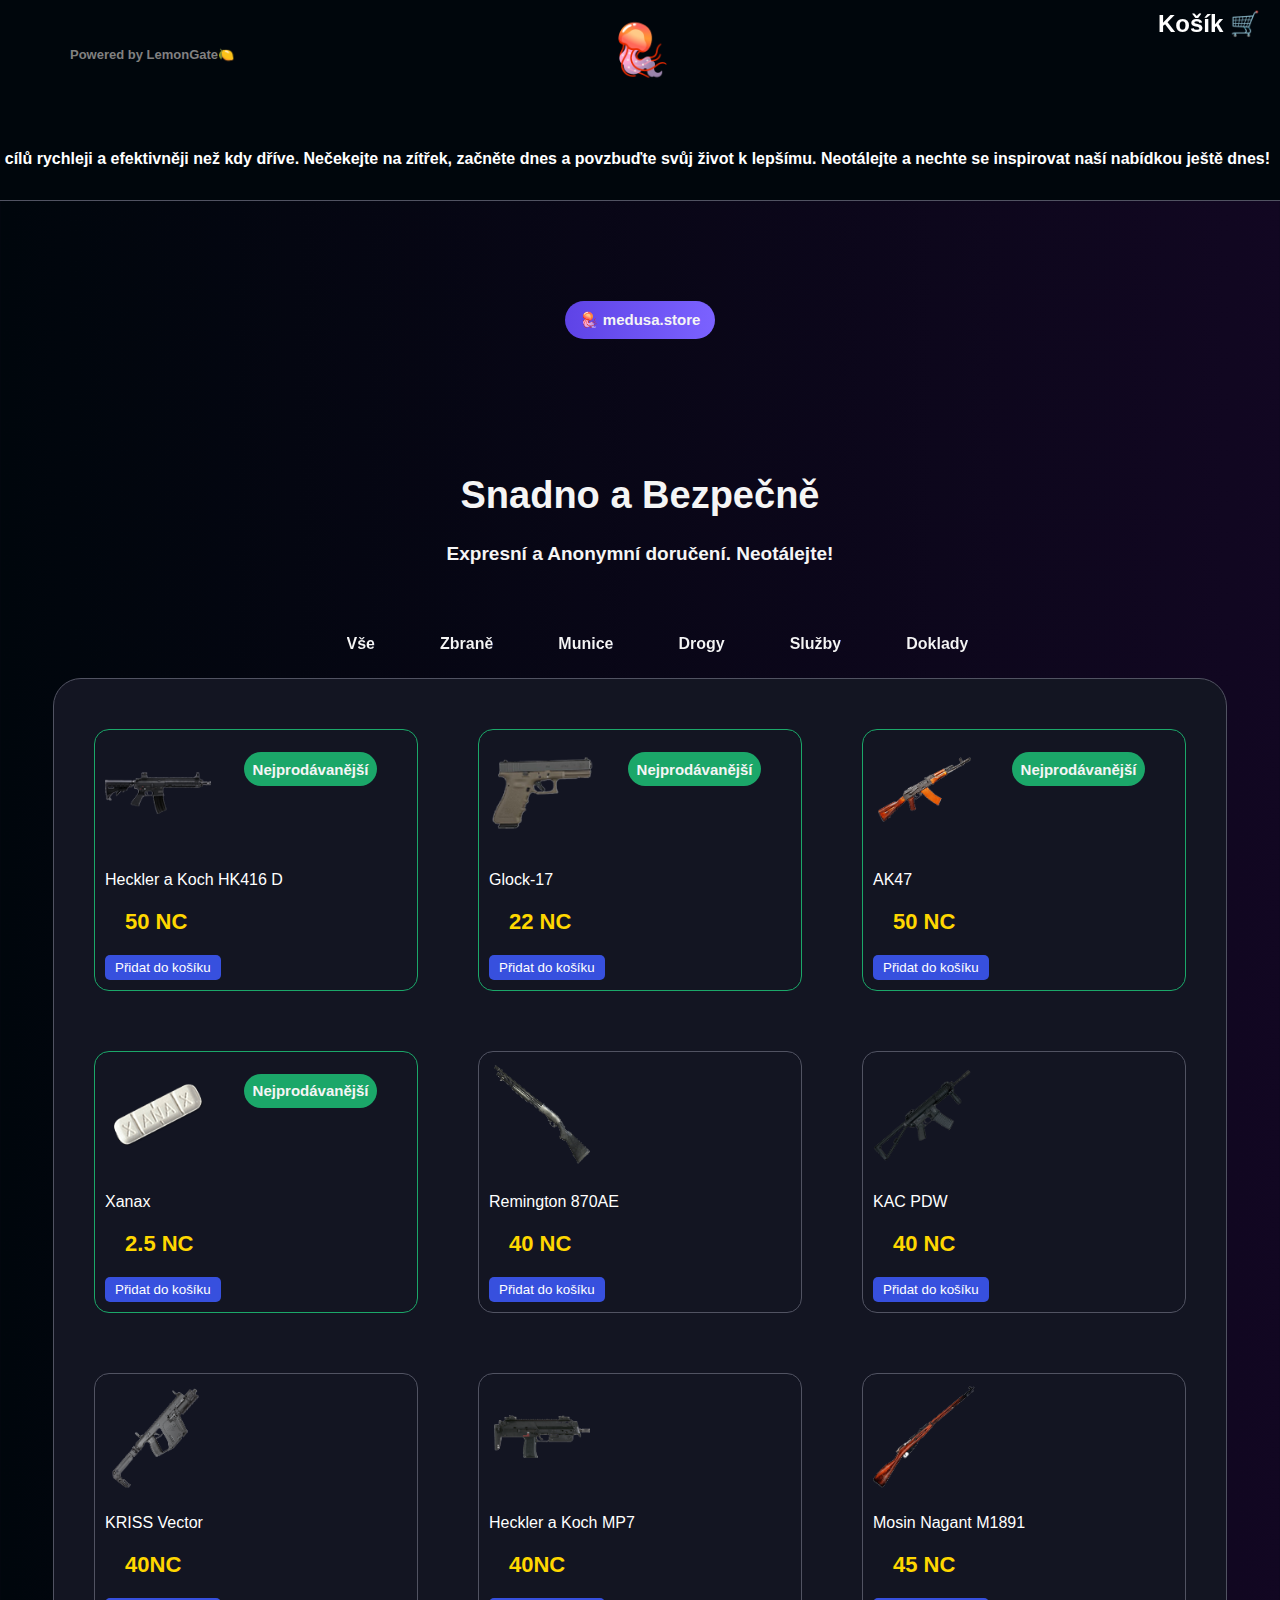
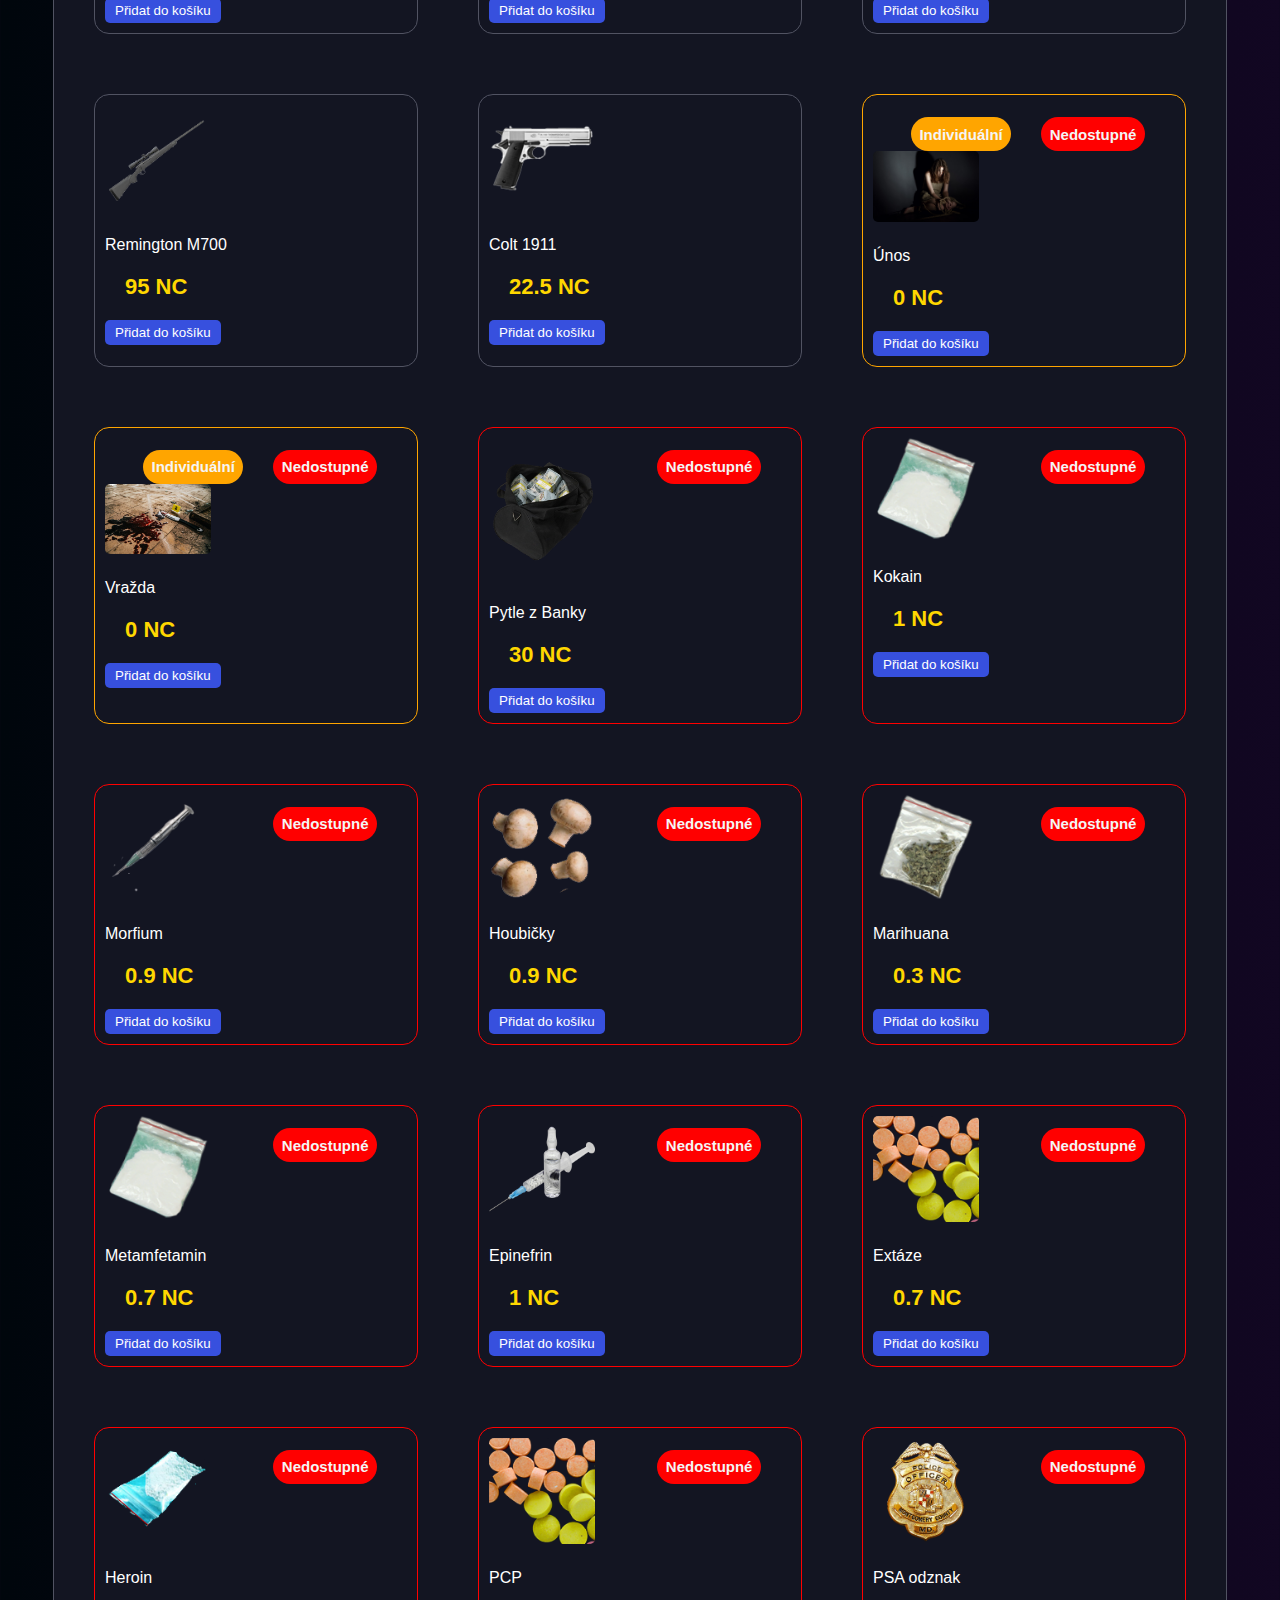
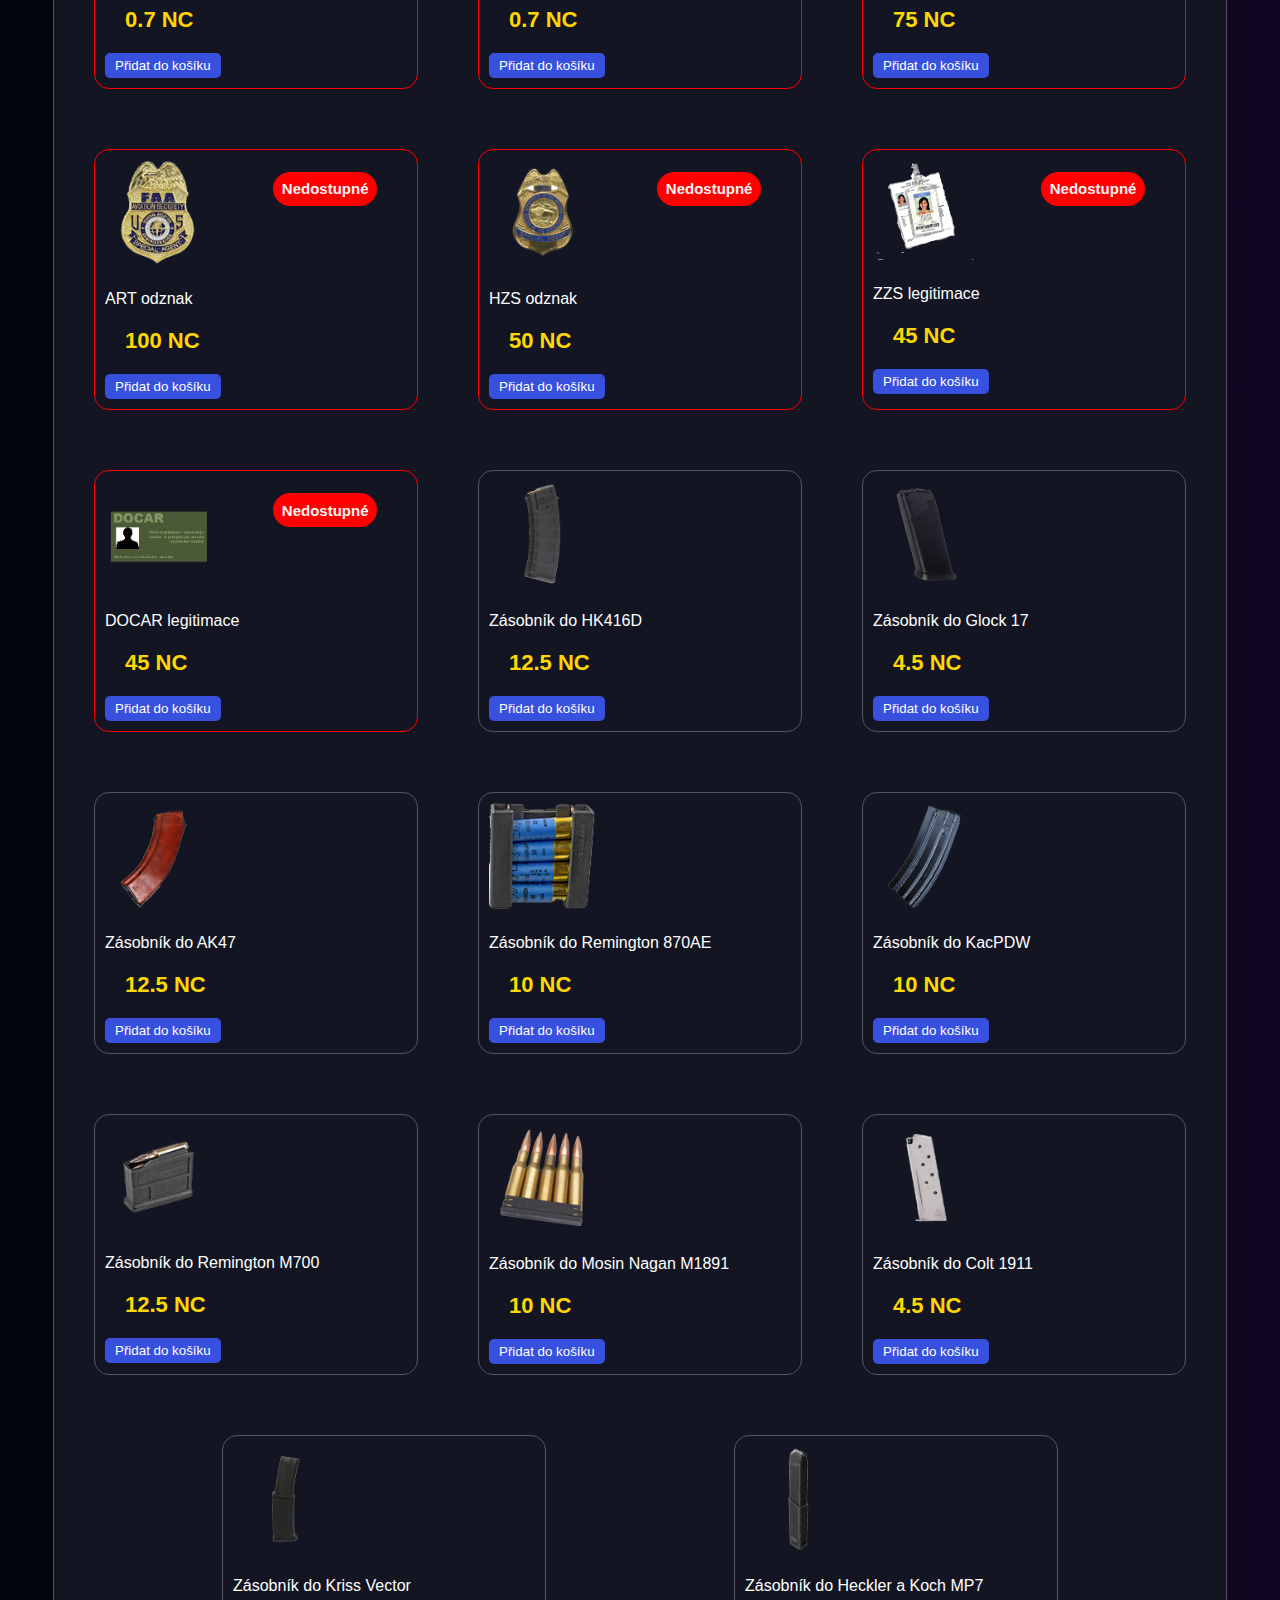
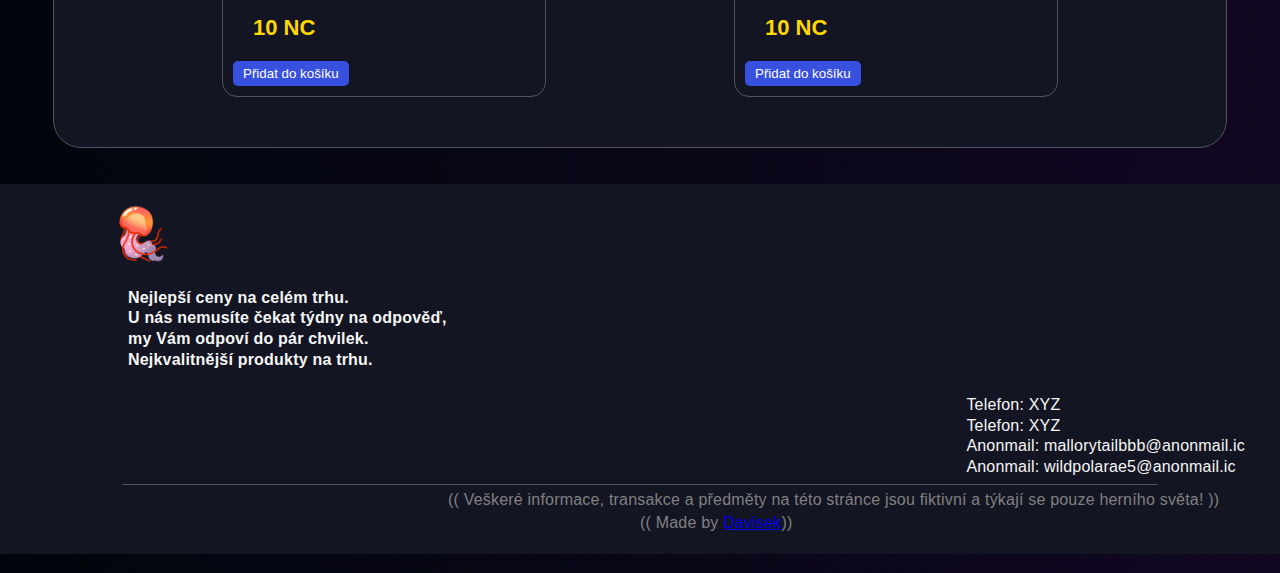
<file: index.html>
<!--celá stránkaa je napsaná přes uživatele "davis2115"-->
<!DOCTYPE html>
<html lang="en">
<head>
    <meta charset="UTF-8">
    <meta name="viewport" content="width=device-width, initial-scale=1.0">
    <link rel="stylesheet" href="styles.css">
    <link rel="stylesheet" href="https://fonts.googleapis.com/css2?family=Poppins:wght@500;700&display=swap">
    <link rel="icon" href="icon.png" type="icon.png">
    <link rel="stylesheet" href="https://cdnjs.cloudflare.com/ajax/libs/font-awesome/5.15.4/css/all.min.css">

    <script defer src="script.js"></script>
    <title>Medusa.Store</title>
</head>
<body>
    <div class="container">
        <div class="header">
            <a href="https://artic.leosight.cz/lemongate.ic/" class="powered-by" style="text-decoration: none;"><b>Powered by LemonGate🍋</b></a>
            <p class="logo"><b>🪼</b></p>
        </div>
        <div class="scrolling-bar-header">
            <b></b>
            <br>
        </div>
        <div class="scrolling-bar">
            <div class="scrolling-text">
                <!--ANIMOVANEJ TEXT-->
                <b>Náš produkty je klíčem k vašemu úspěchu a spokojenosti. S jeho pomocí budete mít možnost dosáhnout svých cílů rychleji a efektivněji než kdy dříve. Nečekejte na zítřek, začněte dnes a povzbuďte svůj život k lepšímu. Neotálejte a nechte se inspirovat naší nabídkou ještě dnes!</b>
            </div>
        </div>
        <div class="underheader"></div>
        <div class="medusa-store">
            <span><b>🪼 medusa.store</b></span>
        </div>
        <div class="slogan">
            <h1><b>Snadno a Bezpečně</b></h1>
            <h4>Expresní a Anonymní doručení. Neotálejte!</h4>
        </div>
        <div class="category-selection">
            <div class="category-option" data-category="all" onclick="selectCategory('all')"><b>Vše</b></div>
            <div class="category-option" data-category="weapons" onclick="selectCategory('weapons')"><b>Zbraně</b></div>
            <div class="category-option" data-category="ammo" onclick="selectCategory('ammo')"><b>Munice</b></div>
            <div class="category-option" data-category="drugs" onclick="selectCategory('drugs')"><b>Drogy</b></div>
            <div class="category-option" data-category="services" onclick="selectCategory('services')"><b>Služby</b></div>
            <div class="category-option" data-category="documents" onclick="selectCategory('documents')"><b>Doklady</b></div>
        </div>  
        <div class="product-container">
            <!-- TUTO NIC NEDOPLŇOVAT -->
            <!-- TUTO NIC NEDOPLŇOVAT -->
            <!-- TUTO NIC NEDOPLŇOVAT -->
        </div>
     </div>
     <div class="cart-container">
        <div class="cart-icon" onclick="toggleCart()"><b>Košík</b> 🛒</div>
        <div class="cart">
            <h2>Obsah košíku</h2>
            <ul id="cart-items"></ul>
            <div class="cart-total">Total: <span id="cart-total">0 Kč</span></div>
            <button class="complete-btn" onclick="openCompleteForm()">Pokračovat</button>
            <div id="complete-form" style="display: none;">
                <h2>Dokončete objednávku</h2>
                <table>
                    <tr>
                        <td><label for="nick">Nick na Lemongatu: </label></td>
                        <td><input type="text" id="nick" name="nick" placeholder="Anonymous123"></td>
                    </tr>
                    <tr>
                        <td><label for="email">Anonmail:</label></td>
                        <td><input type="text" id="email" name="email" placeholder="wildpoliceman@anonmail.ic"></td>
                    </tr>
                    
                    <tr>
                        <td><label for="number">Tel. číslo:</label></td>
                        <td><input type="text" id="number" name="number" placeholder="123456 [NEPOVINNÉ]"></td>
                    </tr>
                    <tr>
                        <td><label for="delivery">Možnosti doručení:</label></td>
                        <td>
                            <select id="delivery" name="delivery">
                                <option value="Vyzvednutí z loakce">Vyzvednutí z určeného místa [ Zdarma ]</option>
                                <option value="Osobní vyzvednutí">Osobní vyzvednutí [ + 7.5 NC ]</option>
                            </select>
                        </td>
                    </tr>
                    
                </table>
                <button onclick="submitForm()">Odeslat</button>
            </div>
        </div>
    </div>
    <br>
    <br>



    <div class="header2">
        <p class="dolnilogo"><b>🪼</b></p>
        <div class="dolnitext">
            <h4>Nejlepší ceny na celém trhu.</h4>
            <h4>U nás nemusíte čekat týdny na odpověď,</h4>
            <h4>my Vám odpoví do pár chvilek.</h4>
            <h4>Nejkvalitnější produkty na trhu.</h4>
        </div>
        <div class="centered-content"> 
            <div class="dolniheader"></div>
        </div>
        <p class="ooc">(( Veškeré informace, transakce a předměty na této stránce jsou fiktivní a týkají se pouze herního světa! ))</p>
        <p class="created">(( Made by <a href="https://leosight.cz/profil/9157">Davisek</a>))</p>
        <div class="kontakt">
            <p>Telefon: XYZ</p>
            <p>Telefon: XYZ</p>
            <p>Anonmail: mallorytailbbb@anonmail.ic</p>
            <p>Anonmail: wildpolarae5@anonmail.ic</p>
        </div>
    </div>
    <div class="notification" id="notification">
        <h2>Objednávka dokončena</h2>
        <p>Vaše objednávka zůstala úspěšně dokončena!</p>
        <p id="orderCode"></p>
        <p id="orderDate"></p>
    </div>

    
</body>
</html>
</file>
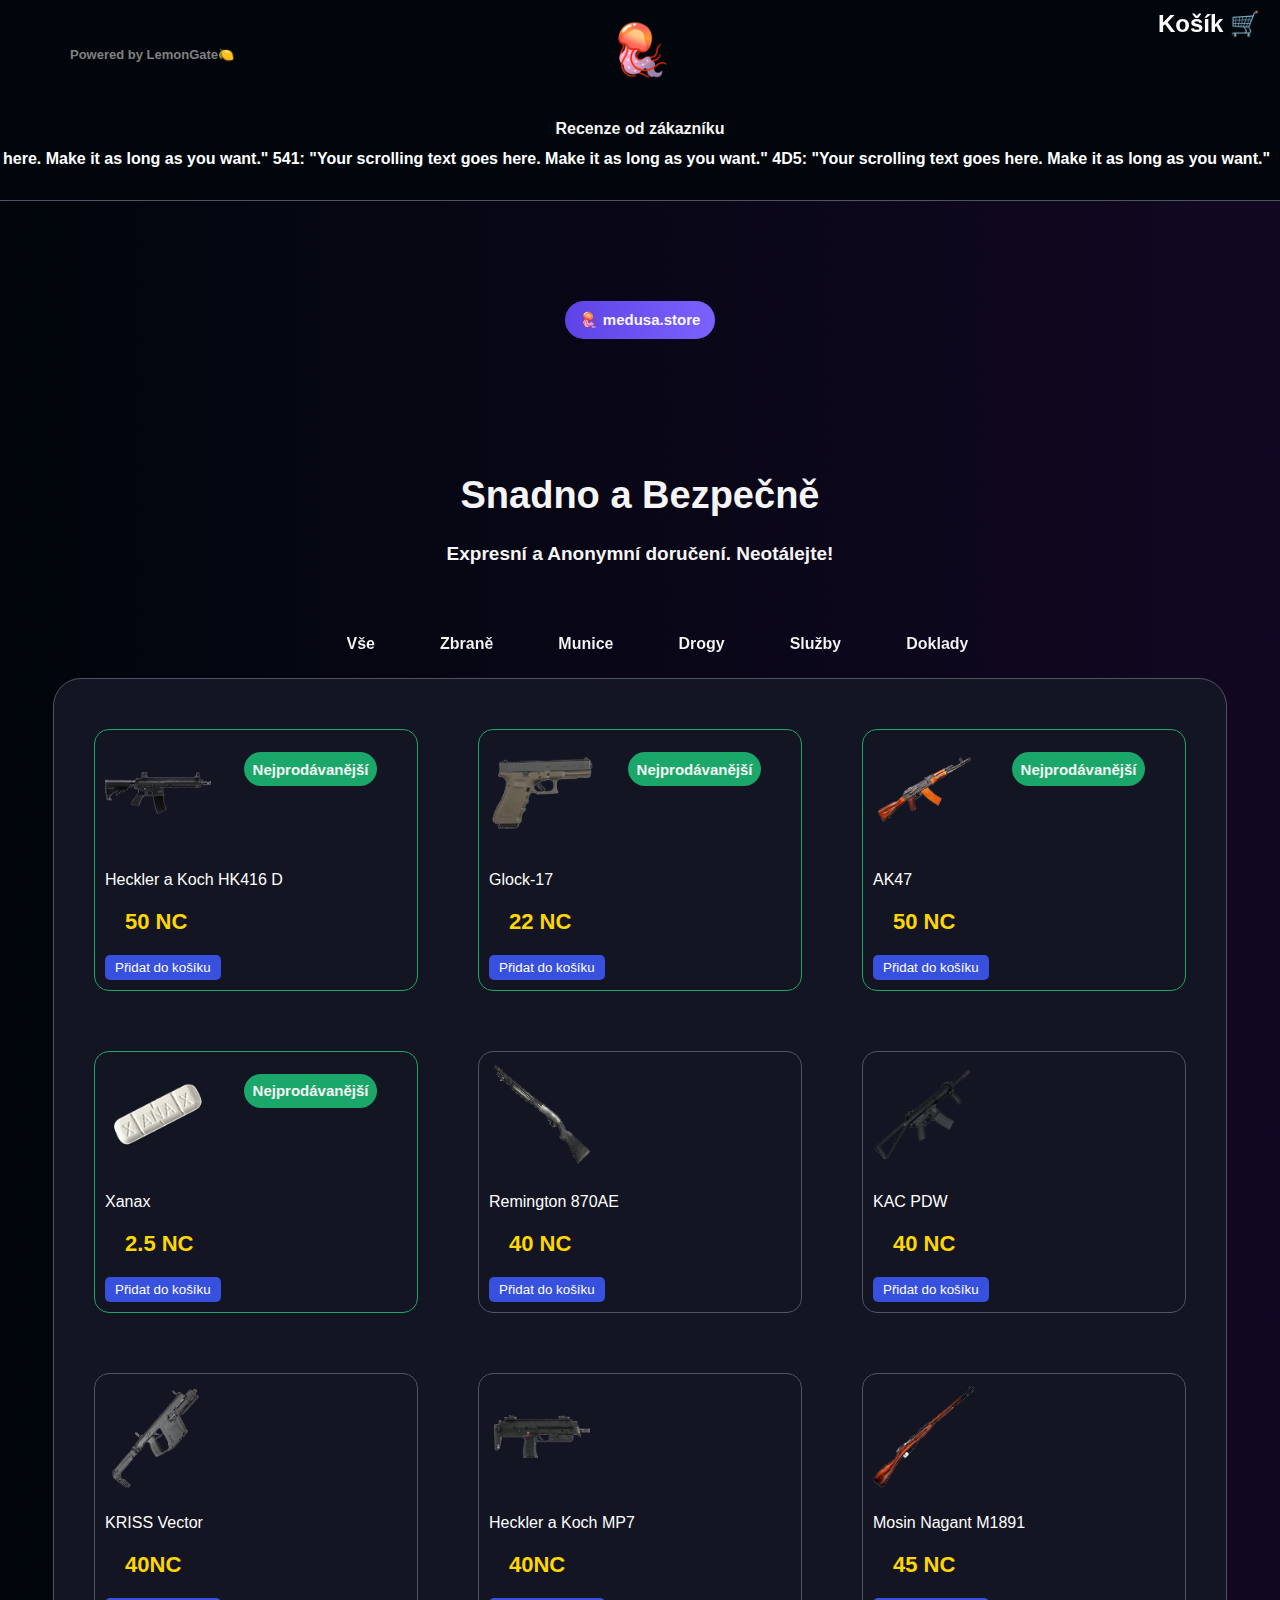
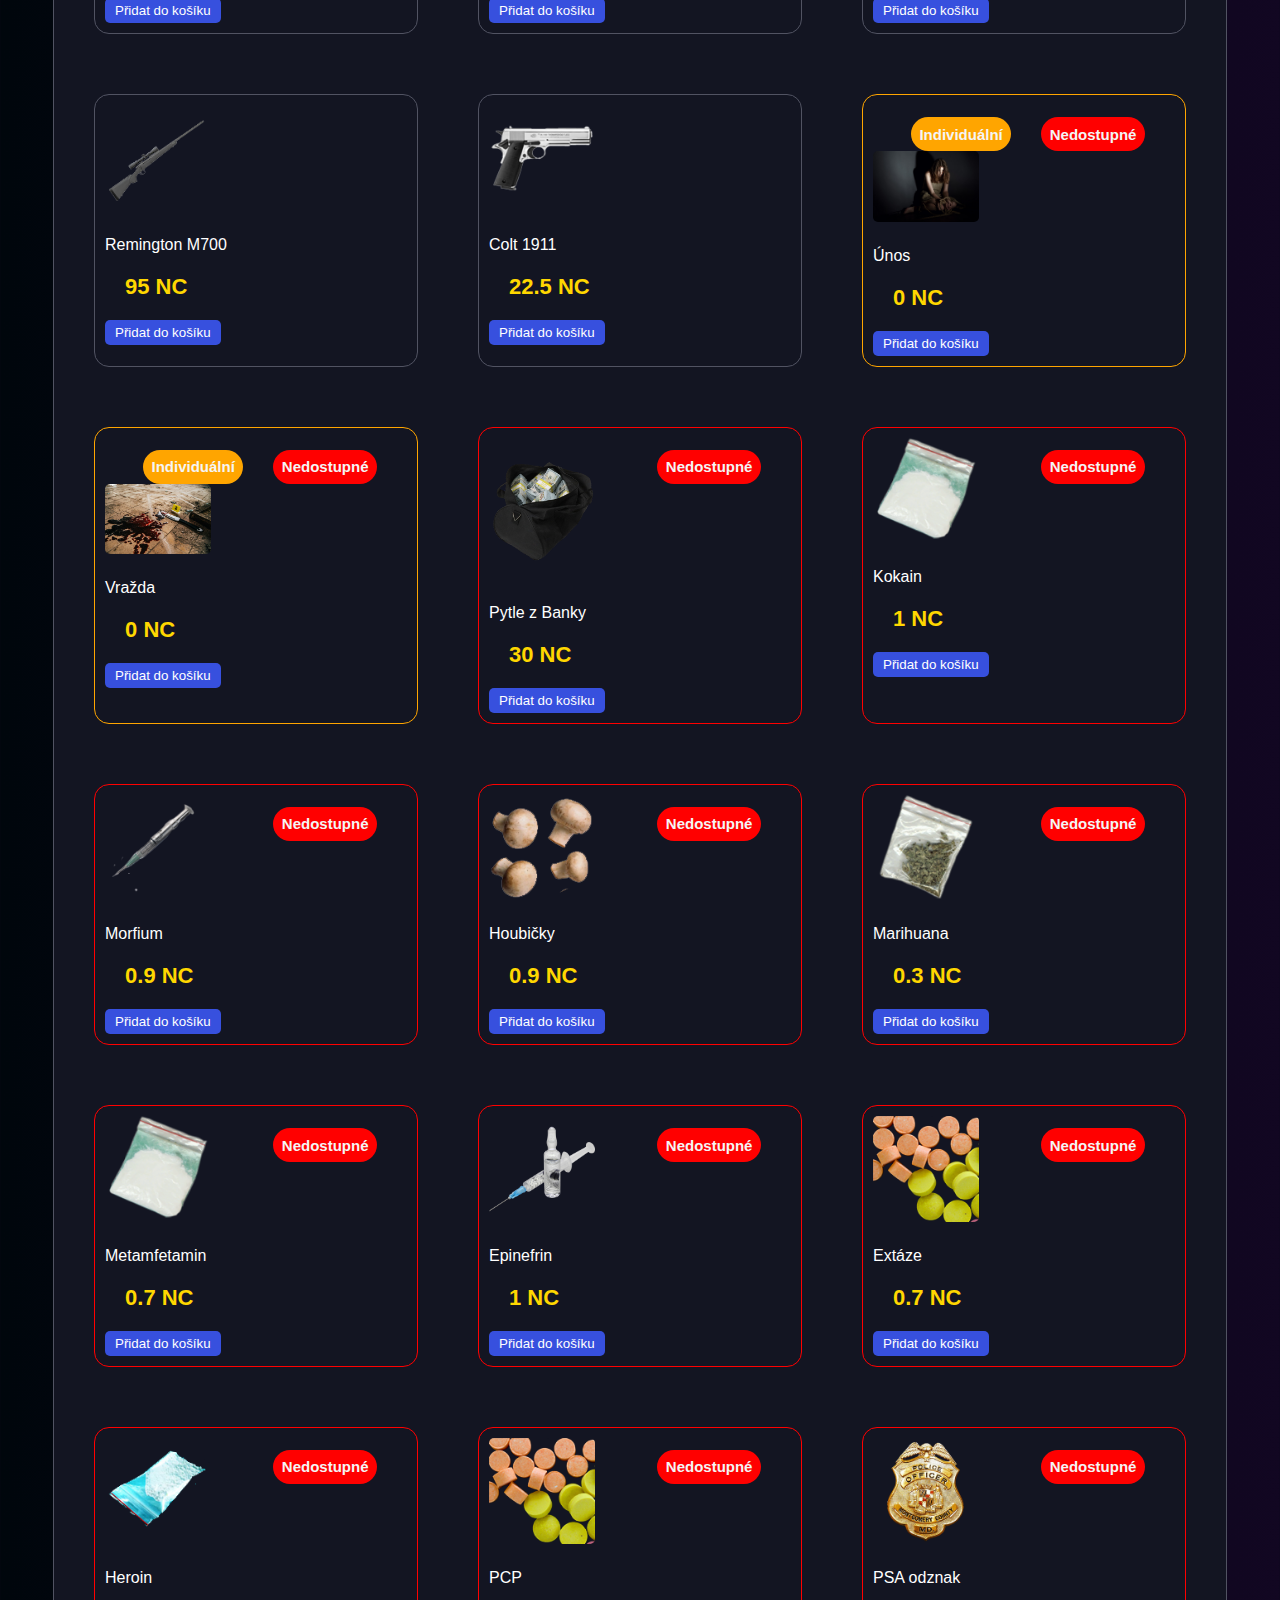
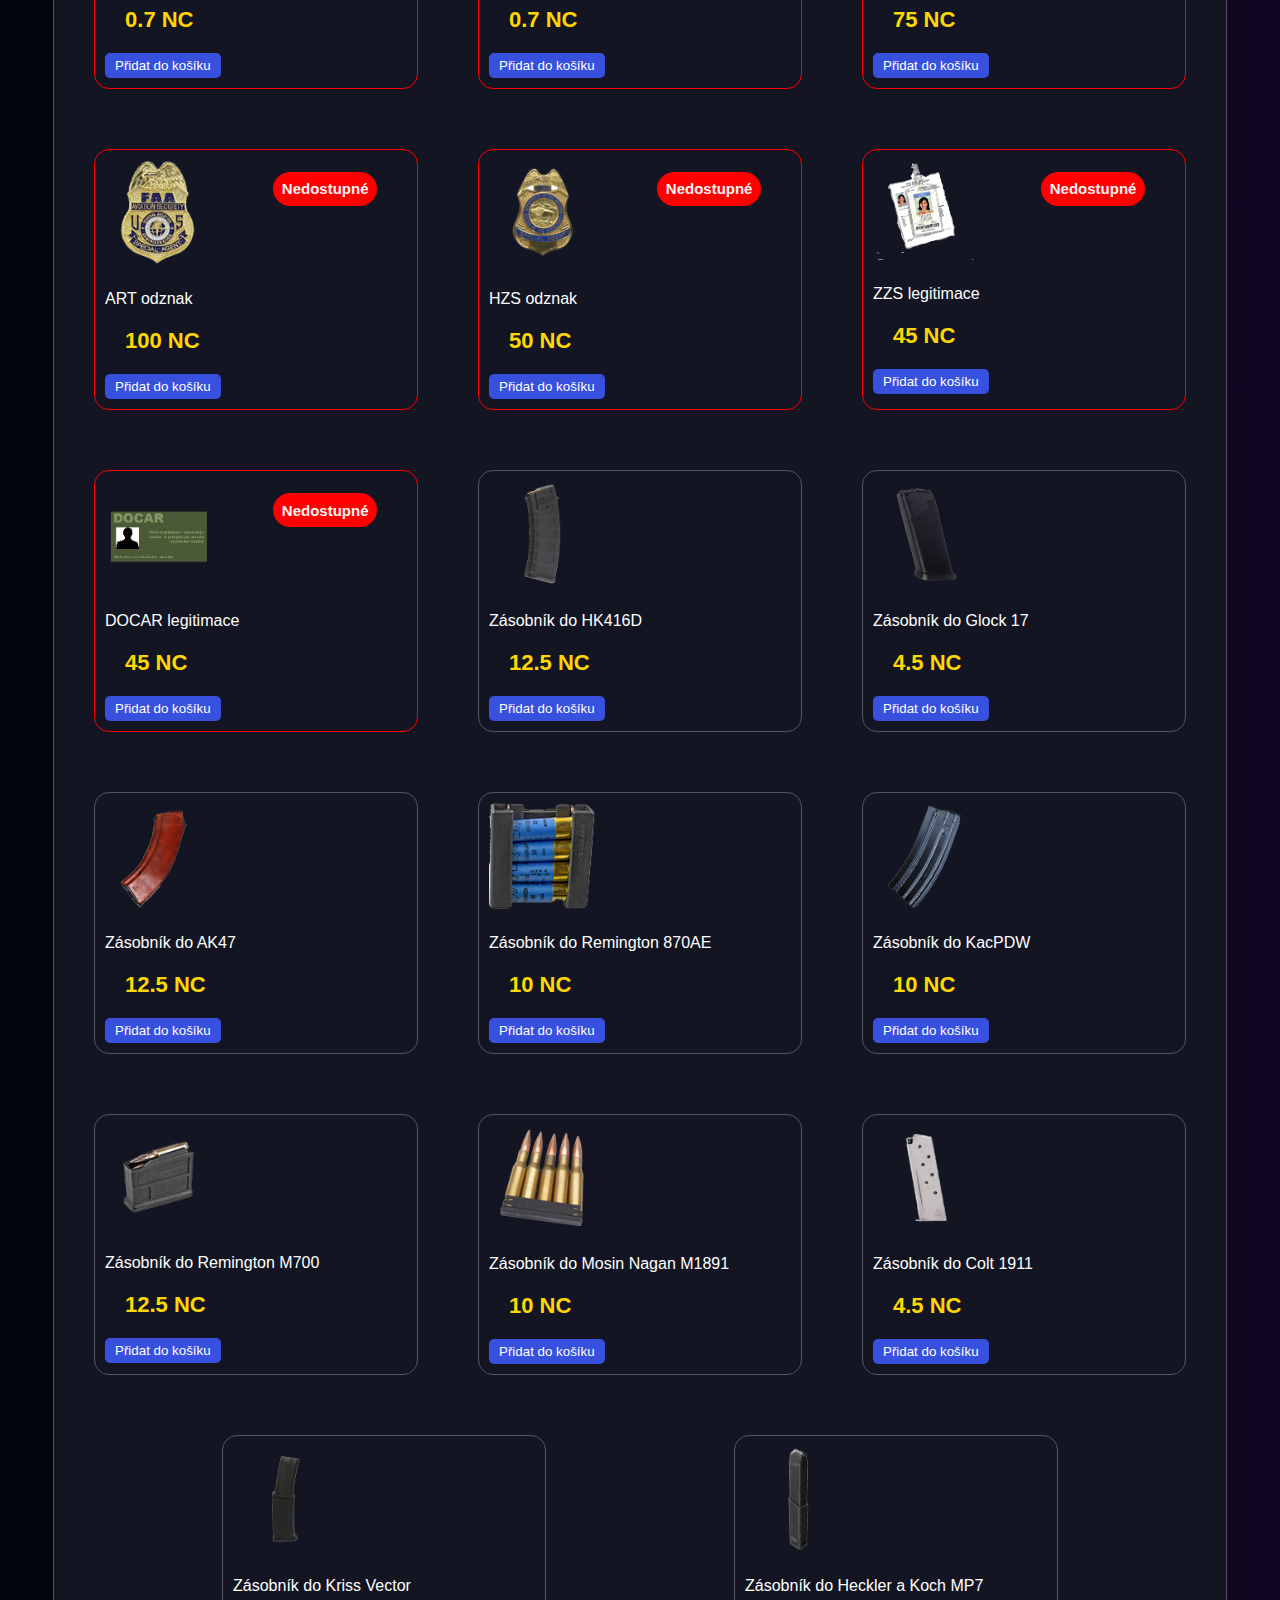
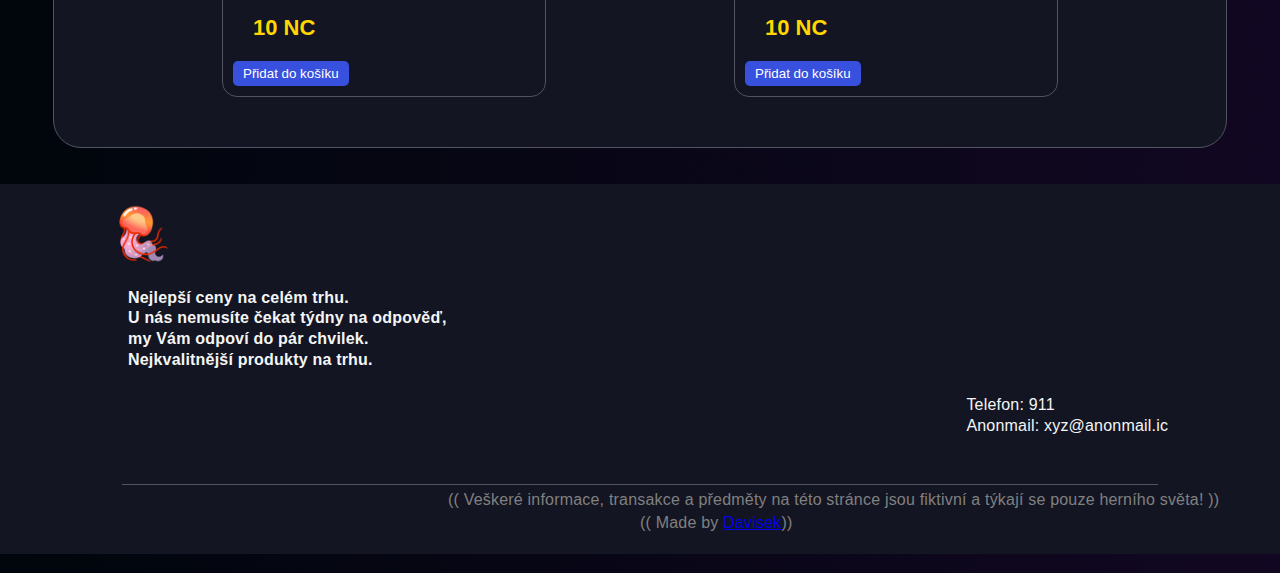
<file: main.html>
<!--celá stránka je napsaná přes uživatele "davis2115"-->
<!DOCTYPE html>
<html lang="en">
<head>
    <meta charset="UTF-8">
    <meta name="viewport" content="width=device-width, initial-scale=1.0">
    <link rel="stylesheet" href="styles.css">
    <link rel="stylesheet" href="https://fonts.googleapis.com/css2?family=Poppins:wght@500;700&display=swap">

    <script defer src="script.js"></script>
    <title>Product Shop</title>
</head>
<body>
    <div class="container">
        <div class="header">
            <a href="https://artic.leosight.cz/lemongate.ic/" class="powered-by" style="text-decoration: none;"><b>Powered by LemonGate🍋</b></a>
            <p class="logo"><b>🪼</b></p>
        </div>
        <div class="scrolling-bar-header">
            <b>Recenze od zákazníku</b>
            <br>
        </div>
        <div class="scrolling-bar">
            <div class="scrolling-text">
                <!--ANIMOVANEJ TEXT-->
                <b>D6F: " Your scrolling text goes here. Make it as long as you want." </b>
                <b>541: "Your scrolling text goes here. Make it as long as you want."</b>
                <b>4D5: "Your scrolling text goes here. Make it as long as you want."</b>
            </div>
        </div>
        <div class="underheader"></div>
        <div class="medusa-store">
            <span><b>🪼 medusa.store</b></span>
        </div>
        <div class="slogan">
            <h1><b>Snadno a Bezpečně</b></h1>
            <h4>Expresní a Anonymní doručení. Neotálejte!</h4>
        </div>
        <div class="category-selection">
            <div class="category-option" data-category="all" onclick="selectCategory('all')"><b>Vše</b></div>
            <div class="category-option" data-category="weapons" onclick="selectCategory('weapons')"><b>Zbraně</b></div>
            <div class="category-option" data-category="ammo" onclick="selectCategory('ammo')"><b>Munice</b></div>
            <div class="category-option" data-category="drugs" onclick="selectCategory('drugs')"><b>Drogy</b></div>
            <div class="category-option" data-category="services" onclick="selectCategory('services')"><b>Služby</b></div>
            <div class="category-option" data-category="documents" onclick="selectCategory('documents')"><b>Doklady</b></div>
        </div>  
        <div class="product-container">
            <!-- TUTO NIC NEDOPLŇOVAT -->
            <!-- TUTO NIC NEDOPLŇOVAT -->
            <!-- TUTO NIC NEDOPLŇOVAT -->
        </div>
     </div>
     <div class="cart-container">
        <div class="cart-icon" onclick="toggleCart()"><b>Košík</b> 🛒</div>
        <div class="cart">
            <h2>Obsah košíku</h2>
            <ul id="cart-items"></ul>
            <div class="cart-total">Total: <span id="cart-total">0 Kč</span></div>
            <button class="complete-btn" onclick="openCompleteForm()">Pokračovat</button>
            <div id="complete-form" style="display: none;">
                <h2>Dokončete objednávku</h2>
                <table>
                    <tr>
                        <td><label for="nick">Nick na Lemongatu: </label></td>
                        <td><input type="text" id="nick" name="nick" placeholder="Anonymous123"></td>
                    </tr>
                    <tr>
                        <td><label for="email">Anonmail:</label></td>
                        <td><input type="text" id="email" name="email" placeholder="wildpoliceman@anonmail.ic"></td>
                    </tr>
                    
                    <tr>
                        <td><label for="number">Tel. číslo:</label></td>
                        <td><input type="text" id="number" name="number" placeholder="123456 [NEPOVINNÉ]"></td>
                    </tr>
                    <tr>
                        <td><label for="delivery">Možnosti doručení:</label></td>
                        <td>
                            <select id="delivery" name="delivery">
                                <option value="Osobní vyzvednutí">Osobní vyzvednutí [ + 100 Tisíc ]</option>
                                <option value="Vyzvednutí z loakce">Vyzvednutí z určeného místa [ Zdarma ]</option>
                            </select>
                        </td>
                    </tr>
                    
                </table>
                <button onclick="submitForm()">Odeslat</button>
            </div>
        </div>
    </div>
    <br>
    <br>


    <div class="header2">
        <p class="dolnilogo"><b>🪼</b></p>
        <div class="dolnitext">
            <h4>Nejlepší ceny na celém trhu.</h4>
            <h4>U nás nemusíte čekat týdny na odpověď,</h4>
            <h4>my Vám odpoví do pár chvilek.</h4>
            <h4>Nejkvalitnější produkty na trhu.</h4>
        </div>
        <div class="centered-content"> 
            <div class="dolniheader"></div>
        </div>
        <p class="ooc">(( Veškeré informace, transakce a předměty na této stránce jsou fiktivní a týkají se pouze herního světa! ))</p>
        <p class="created">(( Made by <a href="https://leosight.cz/profil/9157">Davisek</a>))</p>
        <div class="kontakt">
            <p>Telefon: 911</p>
            <p>Anonmail: xyz@anonmail.ic</p>
        </div>
    </div>
    <div class="notification" id="notification">
        <h2>Objednávka dokončena</h2>
        <p>Vaše objednávka zůstala úspěšně dokončena!</p>
        <p id="orderCode"></p>
        <p id="orderDate"></p>
    </div>

    
</body>
</html>
</file>
<file: styles.css>
/* celá stránka je napsaná přes uživatele "davis2115" */
body {
  margin: 0;
  padding: 0;
  font-family: "Poppins-Bold", sans-serif;
  background: linear-gradient(to right, #00060C, hsl(264, 66%, 8%));
  
  
}


.header {
  width: 100%;
  height: 110px;
  background-color:    #00060C;
  position: relative;
  padding-bottom: 10px;
}

.powered-by {
  position: absolute;
  left: 70px;
  top: 0;
  height: 15px;
  line-height: 110px;
  margin: 0;
  color: grey;
  font-size: 13px;
  font-family: Arial, sans-serif;
}

.logo {
  position: absolute;
  text-align: center;
  left: 50%;
  top: 0%;
  transform: translate(-50%, -50%);
  font-size: 50px;
}

.underheader {
  width: 100%;
  height: 1px;
  background-color: #515362;
}



.deals-text {
  position: absolute;
  left: 70px;
  top: 0;
  height: 15px;
  line-height: 70px;
  margin: 0;
  color: grey;
  font-size: 13px;
  font-family: Arial, sans-serif;
}

.email-text {
  position: absolute;
  left: 45%;
  top: 0%;
  transform: translate(-50%, -50%);
  height: 15px;
  line-height: 70px;
  margin: 0;
  color: grey;
  font-size: 13px;
  font-family: Arial, sans-serif;
  opacity: 0;
  animation: fadeIn 2.5s ease-out forwards;
}


@keyframes fadeIn {
  from {
      opacity: 0;
      transform: translateY(5px); 
  }
  to {
      opacity: 1;
      transform: translateY(0);
  }
}


.nav-buttons {
  width: 150px;
  display: flex;
}

.category-selection {
  margin: auto;
  color: whitesmoke;
  display: flex;
  border-radius: 50px;
  width: 90%;
  max-width: 2000px; 
  padding: 5px;
  justify-content: center;
}

.category-option {
  cursor: pointer;
  margin: 15px;
  margin-left: 50px;
  margin-top: 25px;
  display: flex;
  align-items: center;
  position: relative;
  overflow: hidden;
  background-image: linear-gradient(
    to right,
    #3750de,
    #3750de 50%,
    whitesmoke 50%
  );
  background-size: 200% 100%;
  background-position: -100%;
  display: inline-block;
  padding: 5px 0;
  position: relative;
  -webkit-background-clip: text;
  -webkit-text-fill-color: transparent;
  transition: all 0.4s ease-in-out;
  font-size: bold;
}

.category-option:before {
  content: '';
  background: #54b3d6;
  display: block;
  position: absolute;
  bottom: -3px;
  left: 0;
  width: 0;
  height: 3px;
  transition: all 0.3s ease-in-out;
  font-size: bold;
}

.category-option:hover {
 background-position: 0;
}

.category-option:hover::before {
  width:100%;
}

.category-text {
  padding: 10px;
  border-radius: 20px;
  color: white;
}

.category-space {
  width: 250px;
}

.select-box {
  appearance: none;
  width: 100%;
  color: white;
  background-color: #5500C2;
  font-size: 15px;
  margin: auto;
  color: white;
  display: flex;
  border: 1px solid white;
  border-radius: 10px;
  padding: 5px;
  justify-content: center;
  text-align: center;
}


.slogan {
  color: whitesmoke;
  text-align: center;
  padding: 10px;
  font-family: "Poppins-Bold", sans-serif;
  font-size: 19px;
  margin-top: 10px;
}

.medusa-store {
  color: whitesmoke;
  font-size: 15px;
  text-align: center;
  margin: 100px auto;
  padding: 10px;
  background: linear-gradient(to left, #7b62ff, #5e43e6);
  border-radius: 20px;
  width: 130px;
}

.product-container {
  width: 90%;
  max-width: 1200px;
  margin: 0 auto;
  border-radius: 28px;
  border: 1px solid #515362;
  padding: 10px;
  padding-top: 20px;
  padding-bottom: 20px;
  background-color: #131522;
  display: flex;
  flex-wrap: wrap;
  justify-content: space-evenly;
}

.product {
  width: calc(33.33% - 60px);
  margin: 30px;
  padding: 10px;
  border: 1px solid #515362;
  border-radius: 15px;
  box-sizing: border-box;
  align-items: center;
  box-sizing: border-box;
  transition: transform 0.3s ease;
}

.zvetseno {
  transform: scale(1.1); 
}

@media (max-width: 900px) {
  .product {
    width: calc(50% - 20px);
  }
}

@media (max-width: 600px) {
  .product {
    width: calc(100% - 20px);
  }
}


.product img {
  max-width: 35%;
  height: auto;
  border-radius: 5px;
  margin-bottom: 5px;
  text-align: center;
}

.product-description {
  margin-top: 10px;
}

.product p {
  color: white;
}

.Bestseller-label {
  color: whitesmoke;
  font-weight: bold;
  text-align: right;
  margin-right: 30px;
  margin-top: 12px;
  display: inline-block;
  background-color: #1ba769;
  padding: 8.5px;
  border-radius: 85px;
  font-size: 15px;
  float: right;
}

.outofstock-label{
  color: whitesmoke;
  font-weight: bold;
  text-align: right;
  margin-right: 30px;
  margin-top: 12px;
  display: inline-block;
  background-color: red;
  padding: 8.5px;
  border-radius: 85px;
  font-size: 15px;
  float: right;
}

.individualni-label{
  color: whitesmoke;
  font-weight: bold;
  text-align: right;
  margin-right: 30px;
  margin-top: 12px;
  display: inline-block;
  background-color: orange;
  padding: 8.5px;
  border-radius: 85px;
  font-size: 15px;
  float: right;
}



.cart-container {
  position: fixed;
  top: 10px;
  right: 10px;
  display: flex;
  align-items: center;
  color: white;
  cursor: pointer;
}



.cart-icon {
  font-size: 24px;
  margin-right: 10px;
}

.cart {
  display: none;
  position: absolute;
  top: 40px;
  right: 0;
  background-color: #131522;
  padding: 10px;
  border-radius: 10px;
  box-shadow: 0 0 10px rgba(0, 0, 0, 0.5);
  z-index: 1;
}

.cart h2 {
  margin-bottom: 10px;
  margin: auto;
  align-items: center;
  text-align: center;
}

.cart-total {
  margin-top: 10px;
  margin-right: 300px;
  margin-top:10px ;

}


.add-to-cart {
  background-color: #3750de;
  color: white;
  border: none;
  padding: 5px 10px;
  border-radius: 5px;
  cursor: pointer;
  
}

#cart-total {
    display: inline-block;
}

.header2 {
  width: 100%;
  height: 370px;
  background-color: #131522;
  position: relative;
}


.dolnitext {
  position: absolute;
  left: 10%;
  top: 28%;
  height: 15px;
  
  margin: 0 auto;
  color: whitesmoke;
  font-size: 16px;
  font-family: Arial, sans-serif;
  letter-spacing: 0.2px;
}

.dolnitext h4 {
  margin: 0;
  line-height: 1.3; 
}


.dolnilogo {

  position: absolute;
  text-align: center;
  left: 11%;
  top: 0%;
  transform: translate(-50%, -50%);
  font-size: 50px;
}
  


.complete-btn {
    background-color: #28a745;
    color: white;
    border: none;
    padding: 5px 10px;
    border-radius: 5px;
    cursor: pointer;
    margin-top: 10px;
}

#complete-form {
    margin-top: 15px;
}

.notification {
  position: fixed;
  bottom: 20px;
  right: 20px;
  width: 225px;
  height: 125px;
  background-color: #131522;
  border: 2px solid #515362;
  border-radius: 10px;
  color: #ffffff;
  padding: 10px;
  display: none;
  transition: opacity 0.5s ease-in-out;
  text-align: center;
}

.notification h2 {
  margin-top: 0;
  font-size: 16px;
}

.notification p {
  font-size: 14px;
  text-align: center;
}

.ooc {
  position: absolute;
  left: 35%;
  top: 72%;
  height: 15px;
  line-height: 100px;
  margin: 0;
  color: grey;
  font-size: 16px;
  font-family: Arial, sans-serif;
  letter-spacing: 0.2px;
}

.created {
  position: absolute;
  left: 50%;
  top: 78%;
  height: 15px;
  line-height: 100px;
  margin: 0;
  color: grey;
  font-size: 16px;
  font-family: Arial, sans-serif;
  letter-spacing: 0.2px;
 
}


.stock {
  position: fixed;
  bottom: 20px;
  right: 20px;
  width: 225px;
  height: 125px;
  background-color: #131522;
  border: 2px solid #515362;
  border-radius: 10px;
  color: #ffffff;
  padding: 10px;
  display: none;
  transition: opacity 0.5s ease-in-out;
  text-align: center;
}

.stock h2 {
  margin-top: 0;
  font-size: 16px;
}

.stock p {
  font-size: 14px;
  text-align: center;
}

.scrolling-bar-header {
  background-color: #00060C;
  color: whitesmoke;
  text-align: center;
  height: 30px;
}

.scrolling-bar {
  height: 50px;
  width: 100%;
  background-color: #00060C;
  overflow: hidden;
  white-space: nowrap;
  position: relative;
}

.scrolling-text {
  animation: scrollText 30s linear infinite; 
  display: inline-block;
  padding: 0 10px;
  color: white;
  text-align: center;
  white-space: nowrap; 
  position: absolute; 
  right: 0; 
}

@keyframes scrollText {
  0% {
      transform: translateX(100%);
  }
  100% {
      transform: translateX(-100%);
  }
}

.centered-content {
  display: flex;
  justify-content: center;
  padding-top: 300px;
}

.dolniheader {
  width: 81%;
  height: 1px;
  background-color: #515362;
}

.kontakt {
  position: absolute;
  left: 75.5%;
  top: 57%;
  height: 1px;
  margin: 0;
  color: whitesmoke;
  font-size: 16px;
  font-family: Arial, sans-serif;
  letter-spacing: 0.2px;
}

.kontakt p {
  margin: 0;
  line-height: 1.3; 
}

.individualni-label {
  color: whitesmoke;
  font-weight: bold;
  text-align: right;
  margin-right: 30px;
  margin-top: 12px;
  display: inline-block;
  background-color: orange;
  padding: 8.5px;
  border-radius: 85px;
  font-size: 15px;
  float: right;
}
</file>
